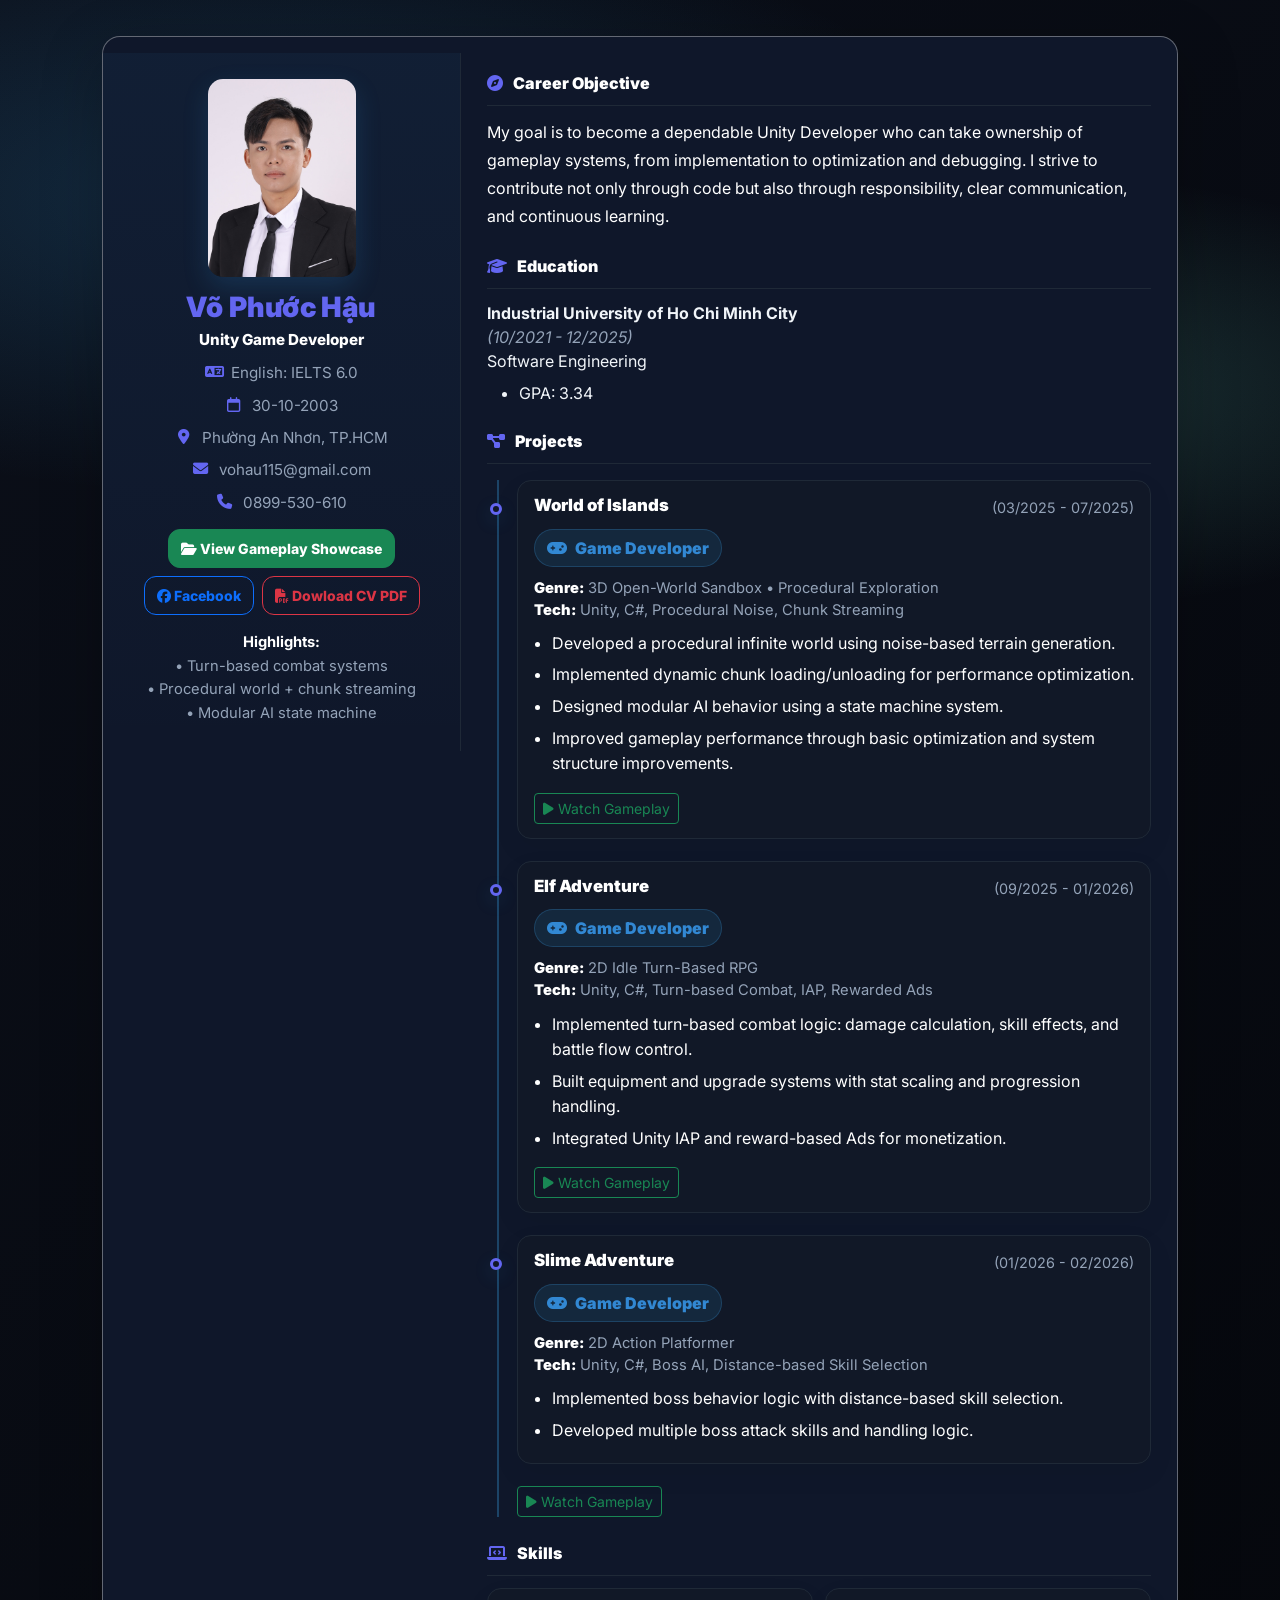
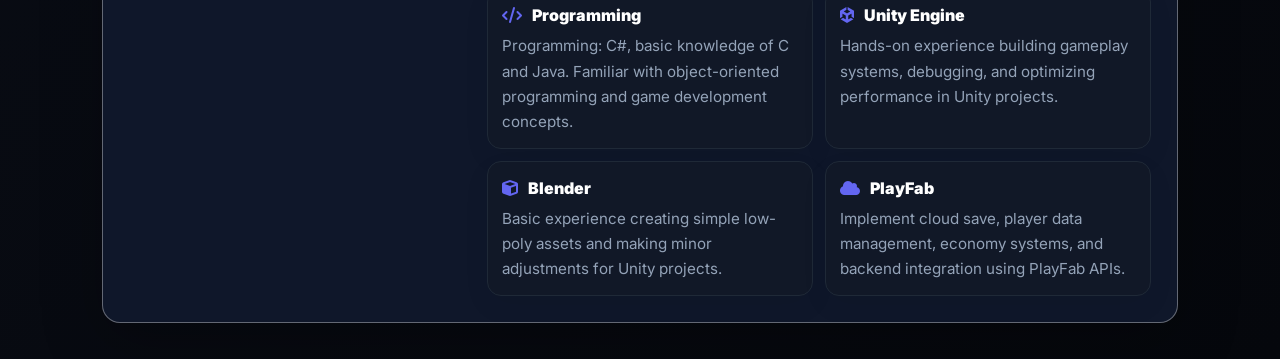
<file: index.html>
<!DOCTYPE html>
<html lang="vi">
<head>
  <meta charset="UTF-8" />
  <meta name="viewport" content="width=device-width, initial-scale=1" />
  <title>CV - Võ Phước Hậu</title>

  <!-- Bootstrap -->
  <link href="https://cdn.jsdelivr.net/npm/bootstrap@5.3.3/dist/css/bootstrap.min.css" rel="stylesheet" />

  <!-- Font Awesome -->
  <link rel="stylesheet" href="https://cdnjs.cloudflare.com/ajax/libs/font-awesome/6.4.2/css/all.min.css" />

  <!-- Inter Font -->
  <link rel="preconnect" href="https://fonts.googleapis.com">
  <link rel="preconnect" href="https://fonts.gstatic.com" crossorigin>
  <link href="https://fonts.googleapis.com/css2?family=Inter:wght@400;500;600;700;800&display=swap" rel="stylesheet">

  <style>
:root{
  --bg1:#0b0f19;
  --bg2:#05070c;

  --card:#111827;
  --text:#f1f5f9;
  --muted:#94a3b8;
  --line:#1f2937;

  --brand:#6366f1;      /* Indigo nhẹ */
  --brand2:#8b5cf6;     /* Purple accent */
  --dark:#ffffff;
}

    body{
      background:
        radial-gradient(1200px 500px at 20% 10%, rgba(52,152,219,.22), transparent 60%),
        radial-gradient(900px 400px at 80% 20%, rgba(116,235,213,.18), transparent 55%),
        linear-gradient(135deg, var(--bg1), var(--bg2));
      font-family: 'Inter', sans-serif;
      color: var(--text);
      min-height: 100vh;
    }

    .cv-shell{
      max-width: 1100px;
      margin: 36px auto;
      padding: 0 12px;
    }

    .cv-container{
     background: #0f172a;
      border-radius: 18px;
      box-shadow: 0 18px 60px rgba(0,0,0,0.25);
      border: 1px solid rgba(255,255,255,0.35);
      overflow: hidden;
    }

    /* LEFT PANEL */
    .left-panel{
      background: linear-gradient(180deg, rgba(52,152,219,.06), rgba(255,255,255,0));
      border-right: 1px solid var(--line);
      padding: 26px 22px;
      position: sticky;
      top: 16px;
      height: fit-content;
    }

    .profile-img{
      width: 148px;
      height: 198px;
      object-fit: cover;
      box-shadow: 0 10px 26px rgba(52,152,219,0.18);
      margin-bottom: 14px;
      border-radius: 15px;
      border-width: 15px;
      border-color: #6366f1;
    }

    .name{
      font-weight: 900;
      color: var(--brand);
      letter-spacing: .2px;
      margin-bottom: 4px;
    }

    .subtitle{
      color: var(--dark);
      font-weight: 800;
      margin-bottom: 10px;
      font-size: 0.95rem;
    }

    .meta{
      color: var(--muted);
      font-size: .95rem;
      line-height: 1.6;
      margin-bottom: 8px;
      display: flex;
      align-items: flex-start;
      gap: 10px;
      justify-content: center;
    }
    .meta i{
      color: var(--brand);
      margin-top: 3px;
      width: 16px;
      text-align: center;
    }
    .meta a{
      color: inherit;
      text-decoration: none;
    }
    .meta a:hover{
      color: var(--dark);
      text-decoration: underline;
      text-underline-offset: 3px;
    }

    .link-buttons{
      display: flex;
      flex-wrap: wrap;
      justify-content: center;
      gap: 8px;
      margin-top: 14px;
    }
    .link-buttons .btn{
      border-radius: 12px;
      font-weight: 800;
      padding: 8px 12px;
    }

    .right-panel{
      padding: 26px 26px;
    }

    .section-title{
      display:flex;
      align-items:center;
      gap:10px;
      font-weight: 900;
      color: var(--dark);
      margin-top: 8px;
      margin-bottom: 12px;
      padding-bottom: 10px;
      border-bottom: 1px solid var(--line);
    }
    .section-title i{ color: var(--brand); }

    .lead-text{
      color:#ffffff;
      line-height: 1.75;
      margin-bottom: 4px;
    }

    /* PROJECTS */
    .timeline{
      border-left: 2px solid rgba(52,152,219,.35);
      margin-left: 10px;
      padding-left: 18px;
    }

    .timeline-item{
      position: relative;
      margin: 16px 0 22px;
      padding: 14px 16px;
      border: 1px solid var(--line);
      border-radius: 14px;
    background: #111827;
border: 1px solid #1f2937;
      box-shadow: 0 10px 28px rgba(0,0,0,0.06);
    }

    .timeline-item::before{
      content:'';
      position:absolute;
      left:-28px;
      top: 22px;
      width: 12px;
      height: 12px;
      background: var(--card);
      border: 3px solid var(--brand);
      border-radius: 50%;
      box-shadow: 0 6px 18px rgba(52,152,219,.18);
    }

    .project-head{
      display:flex;
      justify-content: space-between;
      align-items:flex-start;
      gap:12px;
    }

    .project-title{
      font-weight: 900;
      margin:0;
      color: var(--dark);
      font-size: 1.05rem;
    }

    .project-time{
      color: var(--muted);
      font-size: .9rem;
      white-space: nowrap;
      margin-top: 2px;
    }

    .role-badge{
      display:inline-flex;
      align-items:center;
      gap:8px;
      font-weight:900;
      border-radius: 999px;
      padding: 6px 12px;
      background: rgba(52,152,219,.12);
      color:#3288d3;
      border: 1px solid rgba(52,152,219,.25);
      margin: 10px 0 10px;
    }

    .tech-line{
      color: var(--muted);
      font-size: .92rem;
      margin: 0 0 10px;
    }
    .tech-line b{
      color: var(--dark);
      font-weight: 900;
    }

    .timeline-item ul{
      margin: 0;
      padding-left: 18px;
      color:#ffffff;
    }
    .timeline-item li{
      margin: 6px 0;
      line-height: 1.6;
    }

    /* SKILLS */
    .skills-grid{
      display:grid;
      grid-template-columns: 1fr 1fr;
      gap: 12px;
    }
    .skill-card{
      border: 1px solid var(--line);
      border-radius: 14px;
      padding: 14px 14px;
     background: #111827;
border: 1px solid #1f2937;
      box-shadow: 0 10px 28px rgba(0,0,0,0.05);
    }
    .skill-title{
      display:flex;
      align-items:center;
      gap:10px;
      font-weight: 900;
      color: var(--dark);
      margin-bottom: 6px;
    }
    .skill-title i{ color: var(--brand); }
    .skill-desc{
      color: var(--muted);
      margin:0;
      line-height: 1.65;
      font-size: .95rem;
    }

    .muted{ color: var(--muted); }

    /* ===== Responsive (Desktop -> Tablet) ===== */
    @media (max-width: 992px){
      .left-panel{
        position: static;
        border-right: none;
        border-bottom: 1px solid rgba(17,24,39,0.10);
      }
      .right-panel{ padding: 22px 18px; }
      .skills-grid{ grid-template-columns: 1fr; }
    }

    /* =========================
       MOBILE: MAKE IT LOOK UNIQUE
       ========================= */
    @media (max-width: 768px){
      .cv-shell{
        margin: 18px auto;
      }

      /* 1) Container becomes more "app-like" */
      .cv-container{
        border-radius: 22px;
      }

      /* 2) Left panel becomes HERO header */
      .left-panel{
        padding: 18px 14px;
        background:
          radial-gradient(700px 220px at 20% 0%, rgba(52,152,219,.20), transparent 60%),
          radial-gradient(520px 180px at 85% 10%, rgba(116,235,213,.16), transparent 55%),
          linear-gradient(135deg, rgba(52,152,219,.08), rgba(255,255,255,0));
      }

      .profile-img{
        width: 112px;
        height: 112px;
        border-width: 4px;
        margin-bottom: 10px;
      }

      .name{
        font-size: 1.35rem;
      }

      /* 3) Timeline turns into stacked cards (no line) */
      .timeline{
        border-left: none;
        margin-left: 0;
        padding-left: 0;
      }
      .timeline-item::before{
        display:none;
      }
      .timeline-item{
        border-radius: 18px;
        padding: 16px 14px;
      }

      /* 4) Section title tighter */
      .section-title{
        margin-bottom: 10px;
        padding-bottom: 8px;
      }
    }
  </style>
</head>

<body>
  <div class="cv-shell">
    <div class="cv-container">
      <div class="row g-0">

        <!-- LEFT -->
        <aside class="col-lg-4 text-center left-panel">
          <img src="img/ok51.JPG" alt="Ảnh cá nhân" class="profile-img" />

          <h3 class="name">Võ Phước Hậu</h3>
          <div class="subtitle">Unity Game Developer</div>

          <div class="meta">
            <i class="fa-solid fa-language"></i>
            <div>English: IELTS 6.0</div>
          </div>

          <div class="meta">
            <i class="fa-regular fa-calendar"></i>
            <div>30-10-2003</div>
          </div>

          <div class="meta">
            <i class="fa-solid fa-location-dot"></i>
            <div>Phường An Nhơn, TP.HCM</div>
          </div>

          <div class="meta">
            <i class="fa-solid fa-envelope"></i>
            <div><a href="mailto:vohau115@gmail.com">vohau115@gmail.com</a></div>
          </div>

          <div class="meta">
            <i class="fa-solid fa-phone"></i>
            <div><a href="tel:+84899530610">0899-530-610</a></div>
          </div>

          <div class="link-buttons">
          <a href="portfolio.html" 
   class="btn btn-success btn-sm portfolio-btn">
  <i class="fa-solid fa-folder-open"></i> View Gameplay Showcase
</a>

            <a href="https://www.facebook.com/VoPhuocHau3010032003" target="_blank" rel="noopener"
               class="btn btn-outline-primary btn-sm">
              <i class="fa-brands fa-facebook"></i> Facebook
            </a>

            <a href="CV_VoPhuocHau.pdf" class="btn btn-outline-danger btn-sm" download>
              <i class="fa-solid fa-file-pdf"></i> Dowload CV PDF
            </a>
          </div>

          <div class="mt-3 muted" style="font-size:.92rem; line-height:1.6;">
            <b style="color:var(--dark);">Highlights:</b>
            <div>• Turn-based combat systems</div>
            <div>• Procedural world + chunk streaming</div>
            <div>• Modular AI state machine</div>
          </div>
        </aside>

        <!-- RIGHT -->
        <main class="col-lg-8 right-panel">

          <!-- Career Objective -->
          <section>
            <div class="section-title">
            <i class="fa-solid fa-compass"></i> Career Objective
            </div>
            <p class="lead-text">
              My goal is to become a dependable Unity Developer who can take ownership of gameplay systems,
              from implementation to optimization and debugging. I strive to contribute not only through code
              but also through responsibility, clear communication, and continuous learning.
            </p>
          </section>

          <!-- Education -->
          <section class="mt-4">
            <div class="section-title">
              <i class="fa-solid fa-graduation-cap"></i> Education
            </div>
            <p class="mb-2">
              <b>Industrial University of Ho Chi Minh City</b><br>
              <span class="muted"><i>(10/2021 - 12/2025)</i></span><br>
              Software Engineering
            </p>
            <ul class="mb-0">
              <li>GPA: 3.34</li>
            </ul>
          </section>

          <!-- Projects -->
          <section class="mt-4">
            <div class="section-title">
             <i class="fa-solid fa-diagram-project"></i> Projects
            </div>

            <div class="timeline">

              <!-- World of Islands -->
              <div class="timeline-item">
                <div class="project-head">
                  <h5 class="project-title">World of Islands</h5>
                  <div class="project-time">(03/2025 - 07/2025)</div>
                </div>

                <div class="role-badge">
                  <i class="fa-solid fa-gamepad"></i> Game Developer
                </div>

               <p class="tech-line">
  <b>Genre:</b> 3D Open-World Sandbox • Procedural Exploration <br>
  <b>Tech:</b> Unity, C#, Procedural Noise, Chunk Streaming
</p>

                <ul>
                  <li>Developed a procedural infinite world using noise-based terrain generation.</li>
                  <li>Implemented dynamic chunk loading/unloading for performance optimization.</li>
                  <li>Designed modular AI behavior using a state machine system.</li>
                  <li>Improved gameplay performance through basic optimization and system structure improvements.</li>
                </ul>

                <div class="mt-3">
                    <a href="portfolio.html#world-of-islands"
     class="btn btn-outline-success btn-sm">
     <i class="fa-solid fa-play"></i> Watch Gameplay
  </a>
                </div>
              </div>

              <!-- Elf Adventure -->
              <div class="timeline-item">
                <div class="project-head">
                  <h5 class="project-title">Elf Adventure</h5>
                  <div class="project-time">(09/2025 - 01/2026)</div>
                </div>

                <div class="role-badge">
                  <i class="fa-solid fa-gamepad"></i> Game Developer
                </div>

               <p class="tech-line">
  <b>Genre:</b> 2D Idle Turn-Based RPG <br>
  <b>Tech:</b> Unity, C#, Turn-based Combat, IAP, Rewarded Ads
</p>

                <ul>
                  <li>Implemented turn-based combat logic: damage calculation, skill effects, and battle flow control.</li>
                  <li>Built equipment and upgrade systems with stat scaling and progression handling.</li>
                  <li>Integrated Unity IAP and reward-based Ads for monetization.</li>
                </ul>
                
                <div class="mt-3">
                    <a href="portfolio.html#elf-adventure"
     class="btn btn-outline-success btn-sm">
     <i class="fa-solid fa-play"></i> Watch Gameplay
  </a>
                </div>
              </div>

              <!-- Slime -->
              <div class="timeline-item">
                <div class="project-head">
                  <h5 class="project-title">Slime Adventure</h5>
                  <div class="project-time">(01/2026 - 02/2026)</div>
                </div>

                <div class="role-badge">
                  <i class="fa-solid fa-gamepad"></i> Game Developer
                </div>

            <p class="tech-line">
  <b>Genre:</b> 2D Action Platformer <br>
  <b>Tech:</b> Unity, C#, Boss AI, Distance-based Skill Selection
</p>

                <ul>
                  <li>Implemented boss behavior logic with distance-based skill selection.</li>
                  <li>Developed multiple boss attack skills and handling logic.</li>
                </ul>
              </div>

                <div class="mt-3">
                    <a href="portfolio.html#slime-roguelike"
     class="btn btn-outline-success btn-sm">
     <i class="fa-solid fa-play"></i> Watch Gameplay
  </a>
                </div>
            </div>
          </section>

          <!-- Skills -->
          <section class="mt-4">
            <div class="section-title">
             <i class="fa-solid fa-laptop-code"></i> Skills
            </div>

            <div class="skills-grid">
              <div class="skill-card">
                <div class="skill-title"><i class="fa-solid fa-code"></i> Programming</div>
                <p class="skill-desc">
                  Programming: C#, basic knowledge of C and Java. Familiar with object-oriented programming and game development concepts.
                </p>
              </div>

              <div class="skill-card">
                <div class="skill-title"><i class="fa-brands fa-unity"></i> Unity Engine</div>
                <p class="skill-desc">
                  Hands-on experience building gameplay systems, debugging, and optimizing performance in Unity projects.
                </p>
              </div>

              <div class="skill-card">
                <div class="skill-title"><i class="fa-solid fa-cube"></i> Blender</div>
                <p class="skill-desc">
                  Basic experience creating simple low-poly assets and making minor adjustments for Unity projects.
                </p>
              </div>

              <div class="skill-card">
                <div class="skill-title"><i class="fa-solid fa-cloud"></i> PlayFab</div>
                <p class="skill-desc">
                  Implement cloud save, player data management, economy systems, and backend integration using PlayFab APIs.
                </p>
              </div>
              
            </div>
          </section>

        </main>
      </div>
    </div>
  </div>

  <script src="https://cdn.jsdelivr.net/npm/bootstrap@5.3.3/dist/js/bootstrap.bundle.min.js"></script>
</body>
</html>
</file>
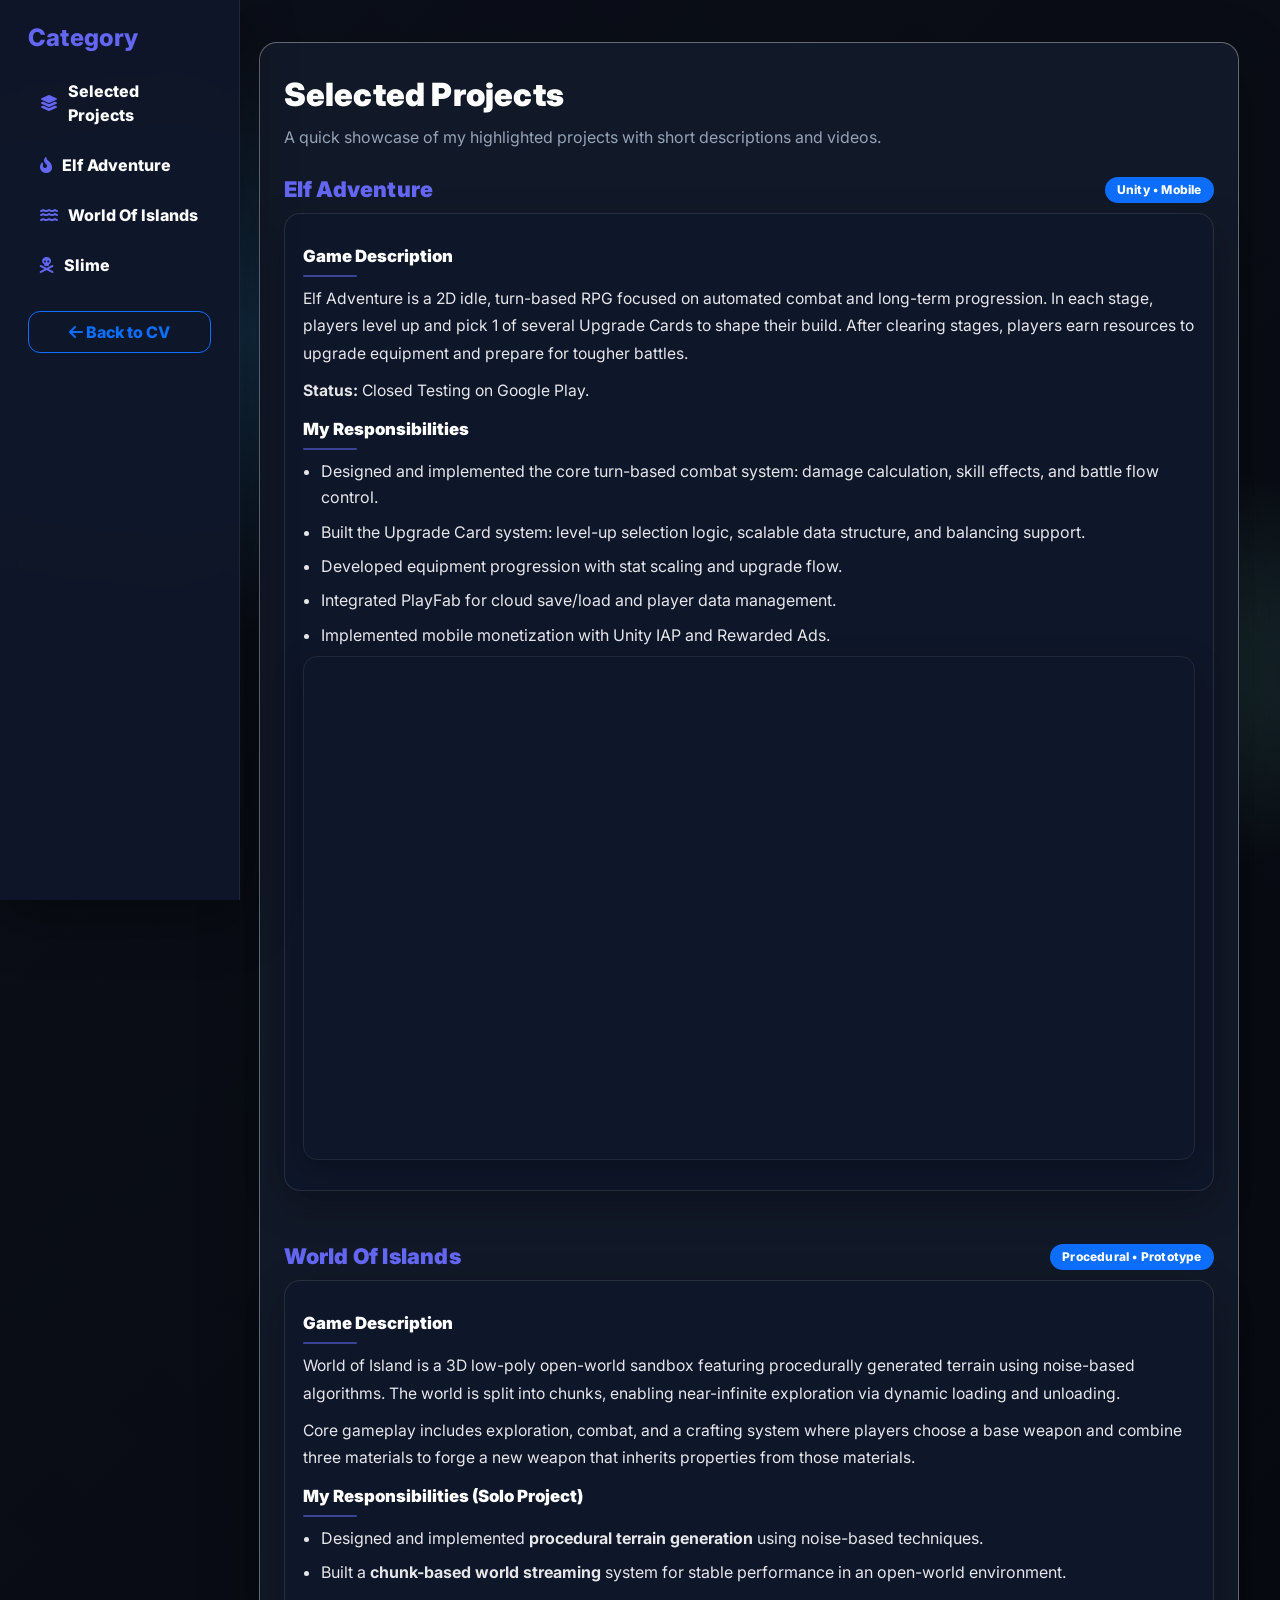
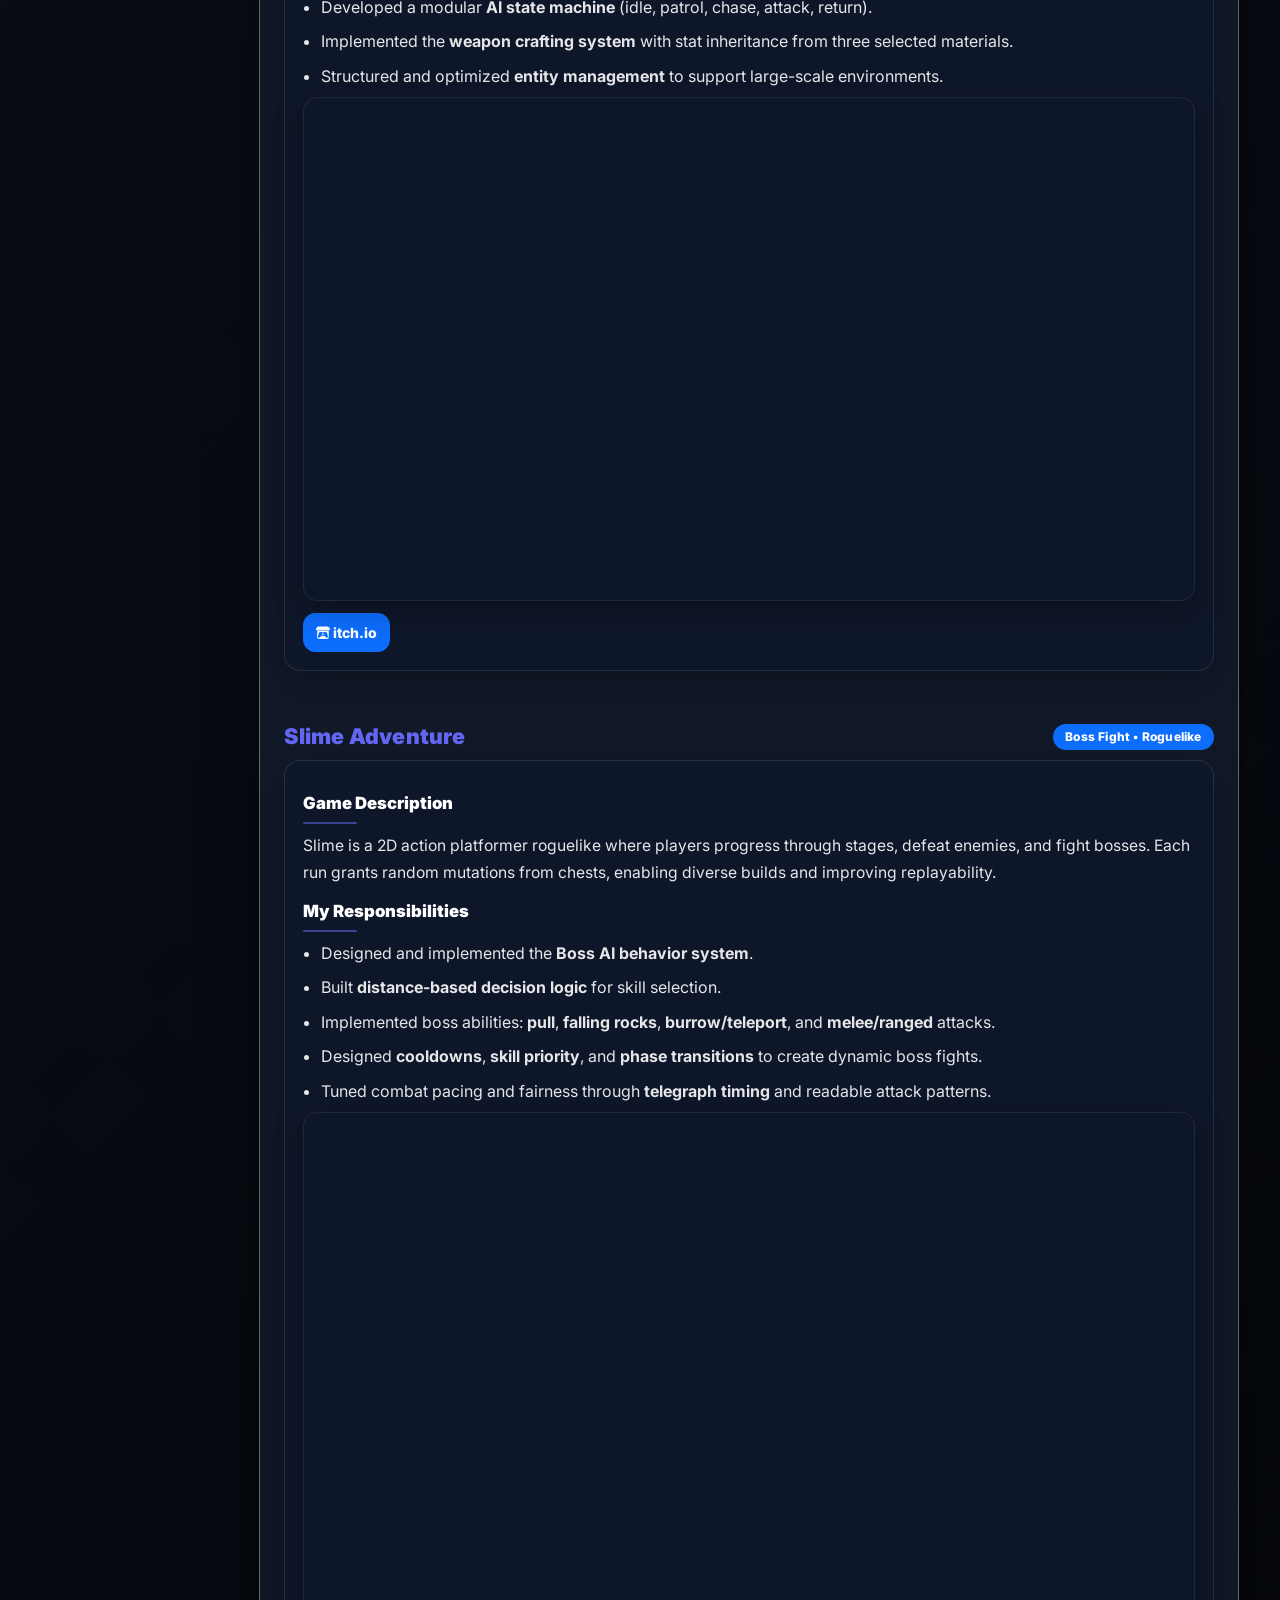
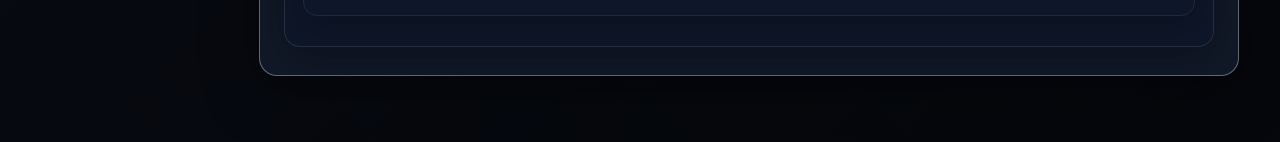
<file: portfolio.html>
<!DOCTYPE html>
<html lang="vi">
<head>
  <meta charset="UTF-8" />
  <meta name="viewport" content="width=device-width, initial-scale=1" />
  <title>Portfolio - Võ Phước Hậu</title>

  <!-- Bootstrap -->
  <link href="https://cdn.jsdelivr.net/npm/bootstrap@5.3.3/dist/css/bootstrap.min.css" rel="stylesheet" />

  <!-- Font Awesome -->
  <link rel="stylesheet" href="https://cdnjs.cloudflare.com/ajax/libs/font-awesome/6.4.2/css/all.min.css" />

  <!-- Inter Font (same as CV) -->
  <link rel="preconnect" href="https://fonts.googleapis.com">
  <link rel="preconnect" href="https://fonts.gstatic.com" crossorigin>
  <link href="https://fonts.googleapis.com/css2?family=Inter:wght@400;500;600;700;800&display=swap" rel="stylesheet">

  <style>
:root{
  --bg1:#0b0f19;
  --bg2:#05070c;

  --card:#111827;
  --text:#f1f5f9;
  --muted:#94a3b8;
  --line:#1f2937;

  --brand:#6366f1;      /* Indigo nhẹ */
  --brand2:#8b5cf6;     /* Purple accent */
  --dark:#ffffff;
}

    body{
      background:
        radial-gradient(1200px 500px at 20% 10%, rgba(52,152,219,.22), transparent 60%),
        radial-gradient(900px 400px at 80% 20%, rgba(116,235,213,.18), transparent 55%),
        linear-gradient(135deg, var(--bg1), var(--bg2));
      font-family: 'Inter', sans-serif;
      min-height: 100vh;
      color: var(--text);
    }

    /* ===== Backdrop for mobile sidebar ===== */
    #backdrop{
      display:none;
      position:fixed;
      inset:0;
      background: rgba(0,0,0,.45);
      z-index: 999;
      backdrop-filter: blur(2px);
    }

    /* ===== Main container ===== */
    .portfolio-shell{
      padding: 26px 0;
    }

    .portfolio-container{
      background: var(--card);
      border-radius: 18px;
      box-shadow: 0 18px 60px rgba(0,0,0,0.25);
      border: 1px solid rgba(255,255,255,0.35);
      padding: 28px 24px;
      margin: 16px auto 40px;
      max-width: 980px;
    }

    /* ===== Sidebar ===== */
  .sidebar{
  min-width: 240px;
  z-index: 1000;
  background: rgba(15,23,42,0.95);
  border-right: 1px solid rgba(255,255,255,0.08);
  box-shadow: 0 18px 50px rgba(0,0,0,0.35);
  backdrop-filter: blur(10px);
}
    .sidebar h4{
      color: var(--brand);
      font-weight: 800;
      letter-spacing: .2px;
      margin: 0;
    }

    .sidebar .nav-link{
      color: #ffffff;
      font-weight: 800;
      border-radius: 12px;
      padding: 10px 12px;
      transition: background 0.2s, transform 0.15s;
      display:flex;
      align-items:center;
      gap:10px;
    }

    .sidebar .nav-link:hover{
      background: rgba(52,152,219,.10);
      transform: translateY(-1px);
    }

    .sidebar .nav-link.active{
      background: rgba(52,152,219,.14);
      border: 1px solid rgba(52,152,219,.25);
    }

    /* ===== Header ===== */
    .page-title{
      font-weight: 900;
      letter-spacing: .2px;
      color: var(--dark);
      margin-bottom: 6px;
      font-size: 2rem;
    }
    .page-subtitle{
      color: var(--muted);
      margin-bottom: 0;
      line-height: 1.6;
    }

    /* ===== Project sections ===== */
    .project-section{
      margin-top: 18px;
      padding-top: 8px;
    }

    .project-header{
      display:flex;
      align-items:center;
      justify-content: space-between;
      gap: 12px;
      margin-bottom: 10px;
    }

    .project-name{
      margin:0;
      font-weight: 900;
      color: var(--brand);
      letter-spacing: .2px;
      font-size: 1.35rem;
    }

    .badge{
      border-radius: 999px;
      font-weight: 800;
      padding: 7px 12px;
      letter-spacing: .2px;
    }

    .project-card{
      border-radius: 16px;
      border: 1px solid rgba(255,255,255,0.10);
      background: rgba(15,23,42,0.92);
      box-shadow: 0 14px 40px rgba(0,0,0,0.22);
      padding: 18px 18px;
    }

    .project-desc{
      color: rgba(248,249,250,0.90);
      line-height: 1.75;
      margin-bottom: 14px;
      font-size: .98rem;
    }
.project-block-title{
  font-weight: 900;
  color: var(--dark);
  margin: 12px 0 8px;
  font-size: 1.05rem;
}

.project-block-title::after{
  content:"";
  display:block;
  height: 2px;
  width: 54px;
  margin-top: 6px;
  background: rgba(99,102,241,.55);
  border-radius: 999px;
}

.project-desc{
  color: rgba(248,249,250,0.92);
  line-height: 1.75;
  margin-bottom: 10px;
  font-size: .98rem;
}

.resp-list{
  margin: 0;
  padding-left: 18px;
  color: rgba(248,249,250,0.92);
}

.resp-list li{
  margin: 8px 0;
  line-height: 1.65;
}
    .video-wrapper{
      position: relative;
      padding-bottom: 56.25%;
      height: 0;
      overflow: hidden;
      border-radius: 14px;
      box-shadow: 0 10px 30px rgba(0,0,0,0.25);
      border: 1px solid rgba(255,255,255,0.08);
      margin-bottom: 12px;
    }
    .video-wrapper iframe{
      position:absolute; top:0; left:0; width:100%; height:100%;
      border-radius: 14px;
    }

    .btn{
      border-radius: 12px;
      font-weight: 800;
      padding: 8px 12px;
    }

    hr{
      border-color: rgba(17,24,39,0.10);
      margin: 22px 0;
    }

    /* ===== Mobile toggle button ===== */
    #toggleSidebar{
      top: 18px;
      left: 18px;
      z-index: 1100;
      border-radius: 12px;
      font-weight: 900;
    }

    /* =========================
       MOBILE: MAKE IT LOOK UNIQUE
       ========================= */
    @media (max-width: 768px){
      /* 1) Container becomes "hero card" + more rounded */
      .portfolio-container{
        padding: 18px 14px;
        margin-top: 84px; /* leave space for button */
        border-radius: 22px;
      }

      .page-title{
        font-size: 1.6rem;
      }

      /* 2) Project cards become more “stacked” and airy */
      .project-card{
        border-radius: 20px;
        padding: 16px 14px;
      }

      .project-name{
        font-size: 1.18rem;
      }

      /* 3) Sidebar becomes overlay drawer (not template-like) */
      #sidebar{
        width: 85vw !important;
        max-width: 320px;
        border-top-right-radius: 18px;
        border-bottom-right-radius: 18px;
      }

      /* 4) Ensure main doesn't offset */
      main{ margin-left: 0 !important; }

      /* 5) Hide close button style nicer */
      #closeSidebar{
        border-radius: 10px;
      }
    }
  </style>
</head>

<body>
  <!-- Backdrop (mobile) -->
  <div id="backdrop"></div>

  <button id="toggleSidebar" class="btn btn-outline-light position-fixed d-md-none">
    <i class="fa-solid fa-bars"></i>
  </button>

  <div class="container-fluid portfolio-shell">
    <div class="row">

      <!-- Sidebar -->
      <nav id="sidebar"
           class="col-md-3 col-lg-2 sidebar position-fixed vh-100 overflow-auto"
           style="left:0; top:0; transition:left 0.3s;">
        <div class="pt-4 px-3">
          <div class="d-flex align-items-center justify-content-between">
            <h4>Category</h4>
            <button id="closeSidebar" class="btn btn-sm btn-light d-md-none">
              <i class="fa-solid fa-xmark"></i>
            </button>
          </div>

          <ul class="nav flex-column mt-3" style="gap: 6px;">
            <li class="nav-item">
              <a class="nav-link" href="#selected-projects">
                <i class="fa-solid fa-layer-group" style="color:var(--brand)"></i>
                <span>Selected Projects</span>
              </a>
            </li>

            <li class="nav-item">
              <a class="nav-link" href="#elf-adventure">
                <i class="fa-solid fa-fire-flame-curved" style="color:var(--brand)"></i>
                <span>Elf Adventure</span>
              </a>
            </li>

            <li class="nav-item">
              <a class="nav-link" href="#world-of-islands">
                <i class="fa-solid fa-water" style="color:var(--brand)"></i>
                <span>World Of Islands</span>
              </a>
            </li>

            <li class="nav-item">
              <a class="nav-link" href="#slime-roguelike">
                <i class="fa-solid fa-skull-crossbones" style="color:var(--brand)"></i>
                <span>Slime</span>
              </a>
            </li>
          </ul>

          <a href="index.html" class="btn btn-outline-primary mt-4 w-100">
            <i class="fa-solid fa-arrow-left"></i> Back to CV
          </a>
        </div>
      </nav>

      <!-- Main content -->
      <main class="col-md-9 col-lg-10 offset-md-3 offset-lg-2">
        <div class="portfolio-container">

          <section id="selected-projects">
            <div class="page-title">Selected Projects</div>
            <p class="page-subtitle">A quick showcase of my highlighted projects with short descriptions and videos.</p>
          </section>

          <!-- PROJECT 1 -->
          <section id="elf-adventure" class="project-section">
            <div class="project-header">
              <h3 class="project-name">Elf Adventure</h3>
              <span class="badge bg-primary">Unity • Mobile</span>
            </div>

            <div class="project-card">
             <div class="project-block-title">Game Description</div>
<p class="project-desc">
  Elf Adventure is a 2D idle, turn-based RPG focused on automated combat and long-term progression.
  In each stage, players level up and pick 1 of several Upgrade Cards to shape their build.
  After clearing stages, players earn resources to upgrade equipment and prepare for tougher battles.
</p>
<p class="project-desc mb-2">
  <b>Status:</b> Closed Testing on Google Play.
</p>

<div class="project-block-title">My Responsibilities</div>
<ul class="resp-list">
  <li>Designed and implemented the core turn-based combat system: damage calculation, skill effects, and battle flow control.</li>
  <li>Built the Upgrade Card system: level-up selection logic, scalable data structure, and balancing support.</li>
  <li>Developed equipment progression with stat scaling and upgrade flow.</li>
  <li>Integrated PlayFab for cloud save/load and player data management.</li>
  <li>Implemented mobile monetization with Unity IAP and Rewarded Ads.</li>
</ul>

              <div class="video-wrapper">
                <iframe src="https://www.youtube.com/embed/zH4urWSSIJs?si=Kksbc3OR6FXkF0CQ"
                        frameborder="0" allow="autoplay; encrypted-media" allowfullscreen></iframe>
              </div>

              <!-- Add when available -->
              <!--
              <a href="https://play.google.com/store/apps/details?id=..."
                 class="btn btn-primary btn-sm" target="_blank" rel="noopener">
                <i class="fa-brands fa-google-play"></i> CH Play
              </a>
              -->
            </div>
          </section>

          <hr />

          <!-- PROJECT 2 -->
          <section id="world-of-islands" class="project-section">
            <div class="project-header">
              <h3 class="project-name">World Of Islands</h3>
              <span class="badge bg-primary">Procedural • Prototype</span>
            </div>

            <div class="project-card">
          <div class="project-block-title">Game Description</div>
<p class="project-desc">
  World of Island is a 3D low-poly open-world sandbox featuring procedurally generated terrain using noise-based algorithms.
  The world is split into chunks, enabling near-infinite exploration via dynamic loading and unloading.
</p>
<p class="project-desc">
  Core gameplay includes exploration, combat, and a crafting system where players choose a base weapon and combine three materials
  to forge a new weapon that inherits properties from those materials.
</p>

<div class="project-block-title">My Responsibilities (Solo Project)</div>
<ul class="resp-list">
  <li>Designed and implemented <b>procedural terrain generation</b> using noise-based techniques.</li>
  <li>Built a <b>chunk-based world streaming</b> system for stable performance in an open-world environment.</li>
  <li>Developed a modular <b>AI state machine</b> (idle, patrol, chase, attack, return).</li>
  <li>Implemented the <b>weapon crafting system</b> with stat inheritance from three selected materials.</li>
  <li>Structured and optimized <b>entity management</b> to support large-scale environments.</li>
</ul>

              <div class="video-wrapper">
                <iframe src="https://www.youtube.com/embed/rtzAHnROvlc?si=ijsRk8je9ROnFsRm"
                        frameborder="0" allow="autoplay; encrypted-media" allowfullscreen></iframe>
              </div>

              <a href="https://uyi981.itch.io/world-of-islands"
                 class="btn btn-primary btn-sm" target="_blank" rel="noopener">
                <i class="fa-brands fa-itch-io"></i> itch.io
              </a>
            </div>
          </section>

          <hr />

          <!-- PROJECT 3 -->
          <section id="slime-roguelike" class="project-section">
            <div class="project-header">
              <h3 class="project-name">Slime Adventure</h3>
              <span class="badge bg-primary">Boss Fight • Roguelike</span>
            </div>

            <div class="project-card">
      <div class="project-block-title">Game Description</div>
<p class="project-desc">
  Slime is a 2D action platformer roguelike where players progress through stages, defeat enemies, and fight bosses.
  Each run grants random mutations from chests, enabling diverse builds and improving replayability.
</p>

<div class="project-block-title">My Responsibilities</div>
<ul class="resp-list">
  <li>Designed and implemented the <b>Boss AI behavior system</b>.</li>
  <li>Built <b>distance-based decision logic</b> for skill selection.</li>
  <li>Implemented boss abilities: <b>pull</b>, <b>falling rocks</b>, <b>burrow/teleport</b>, and <b>melee/ranged</b> attacks.</li>
  <li>Designed <b>cooldowns</b>, <b>skill priority</b>, and <b>phase transitions</b> to create dynamic boss fights.</li>
  <li>Tuned combat pacing and fairness through <b>telegraph timing</b> and readable attack patterns.</li>
</ul>

              <div class="video-wrapper">
                <iframe src="https://www.youtube.com/embed/W8ROAd5GGwc?si=e60w7f4ymEQqLX59"
                        frameborder="0" allow="autoplay; encrypted-media" allowfullscreen></iframe>
              </div>
            </div>
          </section>

        </div>
      </main>
    </div>
  </div>

  <script>
    // Sidebar responsive toggle + backdrop
    function setSidebarState() {
      var sidebar = document.getElementById('sidebar');
      var toggleBtn = document.getElementById('toggleSidebar');
      var closeBtn = document.getElementById('closeSidebar');
      var backdrop = document.getElementById('backdrop');

      if (window.innerWidth < 768) {
        if (!sidebar.classList.contains('sidebar-open')) {
          sidebar.style.left = '-340px';
        }
        toggleBtn.style.display = 'block';
        if (closeBtn) closeBtn.style.display = 'inline-block';
      } else {
        sidebar.style.left = '0';
        sidebar.classList.remove('sidebar-open');
        toggleBtn.style.display = 'none';
        if (closeBtn) closeBtn.style.display = 'none';
        backdrop.style.display = 'none';
      }
    }

    window.addEventListener('resize', setSidebarState);
    window.addEventListener('DOMContentLoaded', setSidebarState);

    function openSidebar(){
      var sidebar = document.getElementById('sidebar');
      var backdrop = document.getElementById('backdrop');
      sidebar.style.left = '0';
      sidebar.classList.add('sidebar-open');
      backdrop.style.display = 'block';
    }

    function closeSidebar(){
      var sidebar = document.getElementById('sidebar');
      var backdrop = document.getElementById('backdrop');
      sidebar.style.left = '-340px';
      sidebar.classList.remove('sidebar-open');
      backdrop.style.display = 'none';
    }

    document.getElementById('toggleSidebar').onclick = openSidebar;
    document.getElementById('closeSidebar').onclick = closeSidebar;
    document.getElementById('backdrop').onclick = closeSidebar;

    // Active nav link on click
    document.querySelectorAll('#sidebar .nav-link').forEach(function(link){
      link.addEventListener('click', function(){
        document.querySelectorAll('#sidebar .nav-link').forEach(function(l){ l.classList.remove('active'); });
        link.classList.add('active');
        if (window.innerWidth < 768) closeSidebar();
      });
    });
  </script>

  <script src="https://cdn.jsdelivr.net/npm/bootstrap@5.3.3/dist/js/bootstrap.bundle.min.js"></script>
</body>
</html>
</file>
